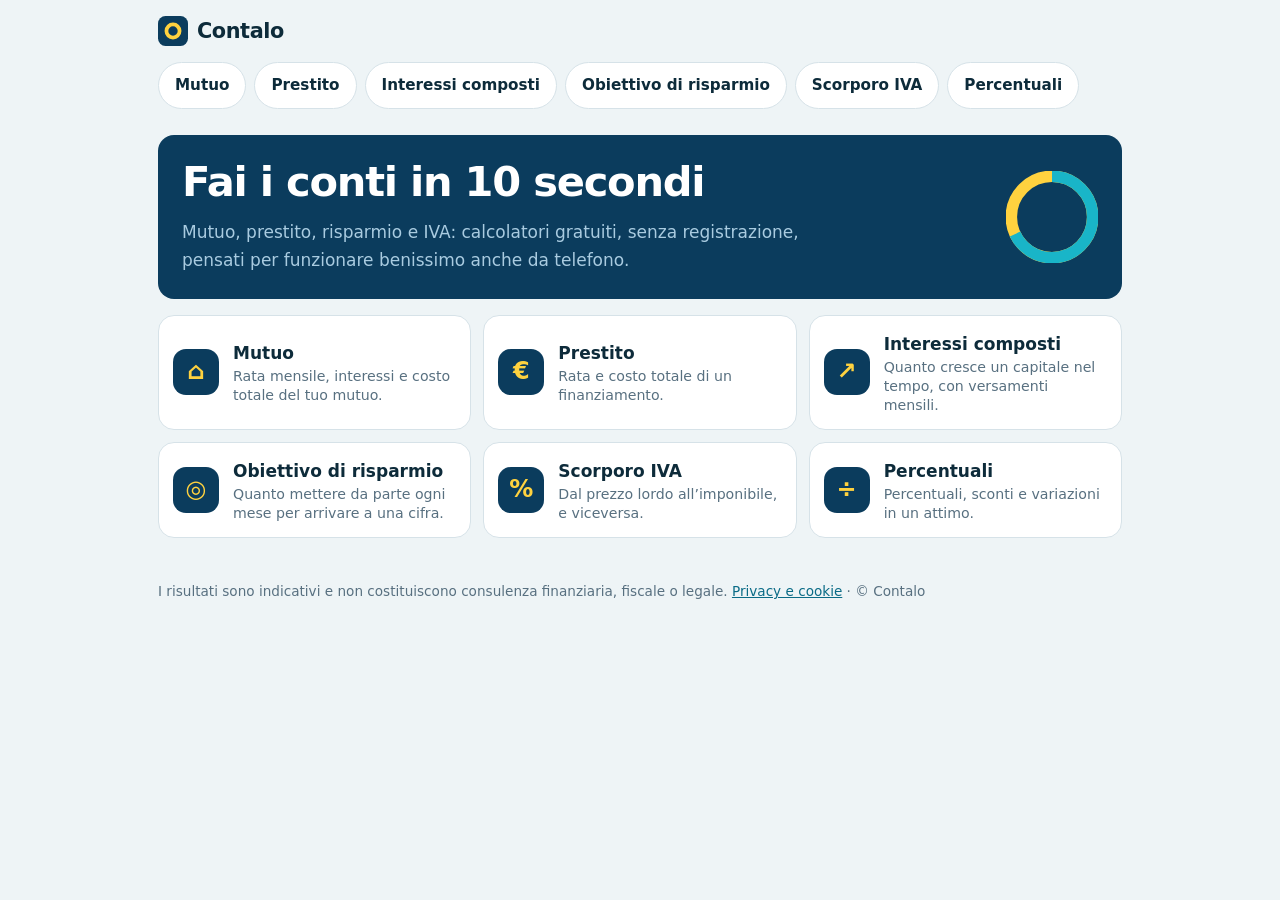
<file: index.html>
<!doctype html><html lang=it><head><meta charset=utf-8>
<meta name=viewport content="width=device-width,initial-scale=1,viewport-fit=cover">
<meta name=theme-color content="#eef4f6" media="(prefers-color-scheme:light)"><meta name=theme-color content="#09161d" media="(prefers-color-scheme:dark)">
<title>Contalo: calcolatori online gratuiti (mutuo, prestito, IVA)</title><meta name=description content="Calcolatori online gratuiti e senza registrazione: rata del mutuo, prestito personale, interessi composti, scorporo IVA e percentuali.">
<meta property=og:title content="Contalo: calcolatori online gratuiti (mutuo, prestito, IVA)"><meta property=og:description content="Calcolatori online gratuiti e senza registrazione: rata del mutuo, prestito personale, interessi composti, scorporo IVA e percentuali."><meta property=og:type content=website>
<link rel=icon href="data:image/svg+xml,%3Csvg xmlns='http://www.w3.org/2000/svg' viewBox='0 0 32 32'%3E%3Crect width='32' height='32' rx='8' fill='%230b3c5d'/%3E%3Ccircle cx='16' cy='16' r='7' fill='none' stroke='%23ffd23f' stroke-width='4'/%3E%3C/svg%3E"><link rel=stylesheet href=style.css>
<script src=config.js></script><script src=app.js defer></script></head>
<body>
<div class=top><a class=logo href=index.html><svg width=30 height=30 viewBox="0 0 32 32" aria-hidden=true><rect width=32 height=32 rx=8 fill=#0b3c5d /><circle cx=16 cy=16 r=7 fill=none stroke=#ffd23f stroke-width=4 /></svg>Contalo</a></div>
<nav class=chips aria-label="Calcolatori"><a href=calcolo-rata-mutuo.html>Mutuo</a><a href=calcolo-rata-prestito.html>Prestito</a><a href=calcolatore-interessi-composti.html>Interessi composti</a><a href=calcolo-risparmio-obiettivo.html>Obiettivo di risparmio</a><a href=scorporo-iva.html>Scorporo IVA</a><a href=calcolo-percentuale.html>Percentuali</a></nav>
<main><section class="hero home"><div><h1>Fai i conti in 10 secondi</h1><p class=lead>Mutuo, prestito, risparmio e IVA: calcolatori gratuiti, senza registrazione, pensati per funzionare benissimo anche da telefono.</p></div><svg viewBox="0 0 36 36" aria-hidden=true><circle cx=18 cy=18 r=15.915 fill=none stroke=#ffd23f stroke-width=4.5 /><circle cx=18 cy=18 r=15.915 fill=none stroke=#19b5c8 stroke-width=4.5 stroke-dasharray="68 32" transform="rotate(-90 18 18)"/></svg></section><div class=grid><a class=tile href=calcolo-rata-mutuo.html><span class=ic>⌂</span><span><b>Mutuo</b><small>Rata mensile, interessi e costo totale del tuo mutuo.</small></span></a><a class=tile href=calcolo-rata-prestito.html><span class=ic>€</span><span><b>Prestito</b><small>Rata e costo totale di un finanziamento.</small></span></a><a class=tile href=calcolatore-interessi-composti.html><span class=ic>↗</span><span><b>Interessi composti</b><small>Quanto cresce un capitale nel tempo, con versamenti mensili.</small></span></a><a class=tile href=calcolo-risparmio-obiettivo.html><span class=ic>◎</span><span><b>Obiettivo di risparmio</b><small>Quanto mettere da parte ogni mese per arrivare a una cifra.</small></span></a><a class=tile href=scorporo-iva.html><span class=ic>%</span><span><b>Scorporo IVA</b><small>Dal prezzo lordo all’imponibile, e viceversa.</small></span></a><a class=tile href=calcolo-percentuale.html><span class=ic>÷</span><span><b>Percentuali</b><small>Percentuali, sconti e variazioni in un attimo.</small></span></a></div><div class=ad data-s=mid></div></main>
<footer>I risultati sono indicativi e non costituiscono consulenza finanziaria, fiscale o legale. <a href=privacy.html>Privacy e cookie</a> · © Contalo</footer></body></html>
</file>
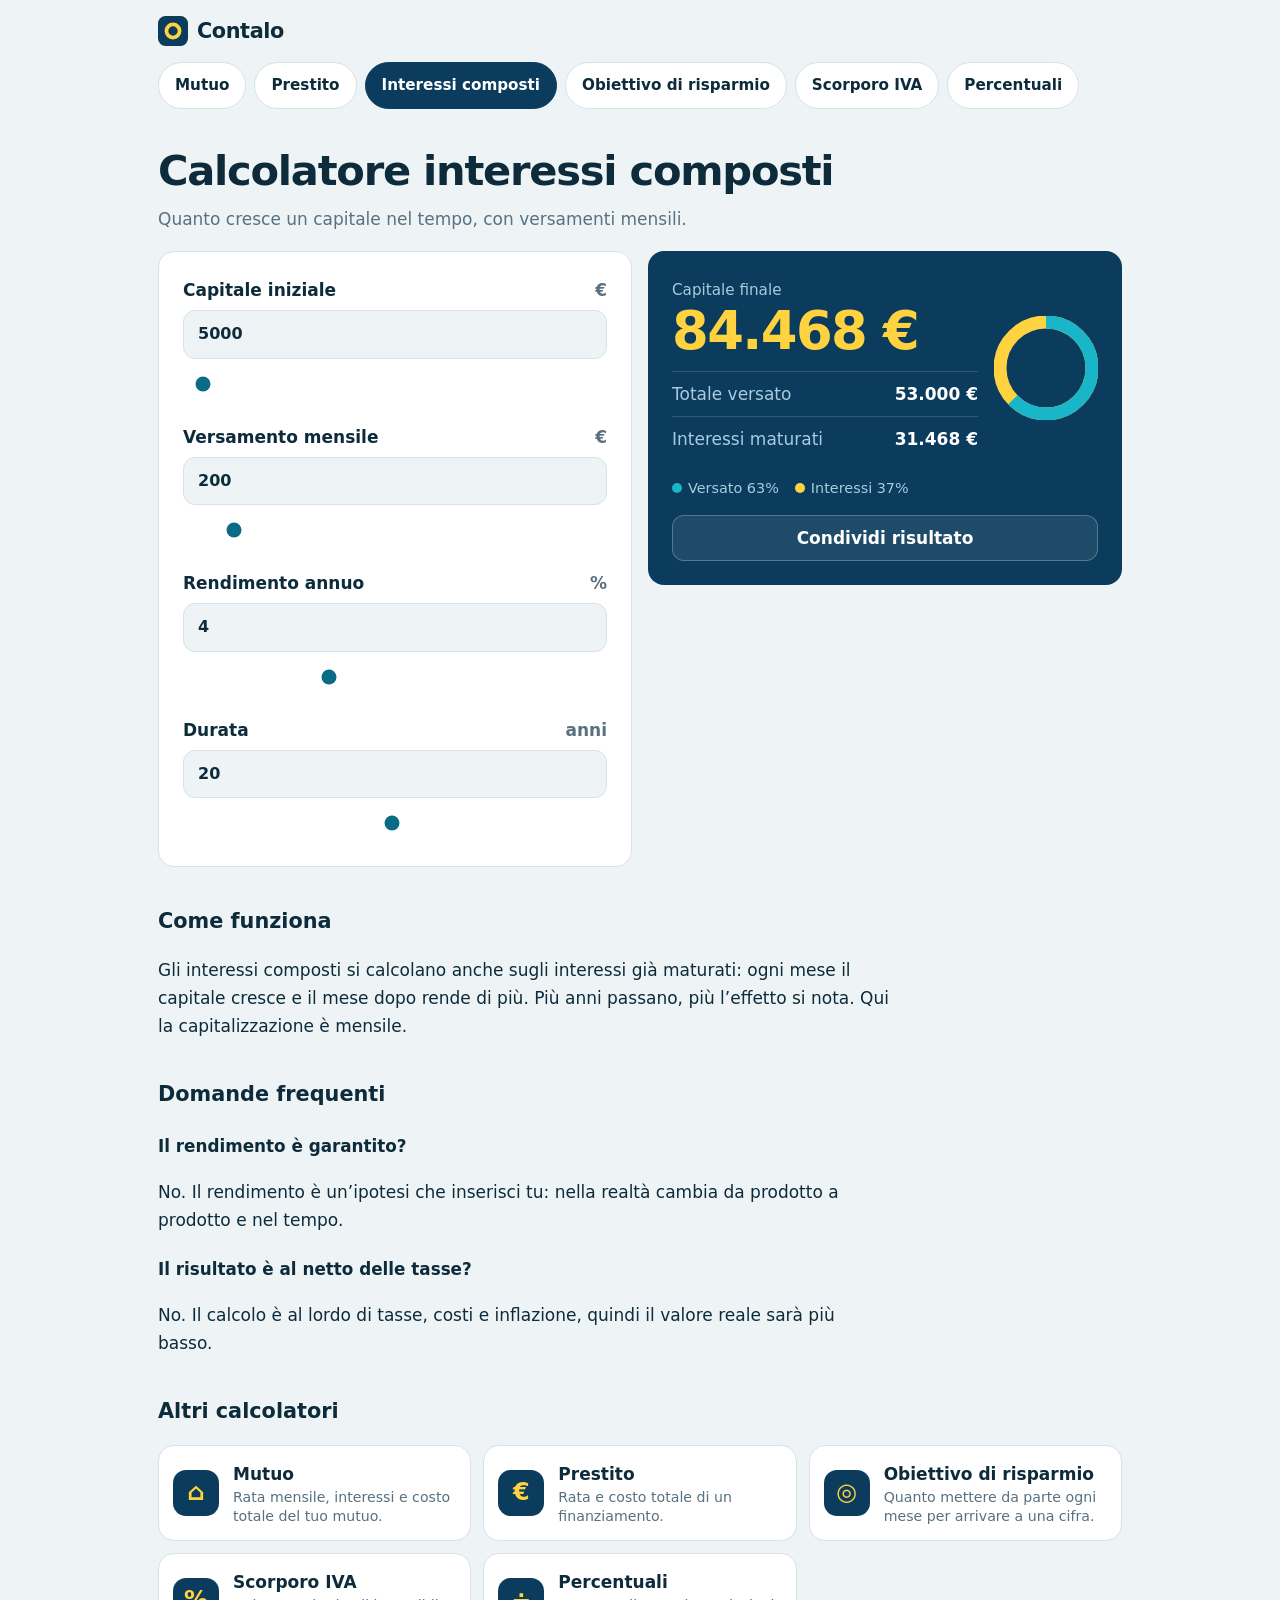
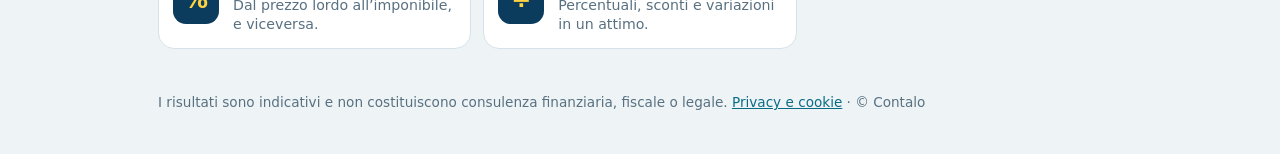
<file: calcolatore-interessi-composti.html>
<!doctype html><html lang=it><head><meta charset=utf-8>
<meta name=viewport content="width=device-width,initial-scale=1,viewport-fit=cover">
<meta name=theme-color content="#eef4f6" media="(prefers-color-scheme:light)"><meta name=theme-color content="#09161d" media="(prefers-color-scheme:dark)">
<title>Calcolatore interessi composti online gratis | Contalo</title><meta name=description content="Calcola quanto crescerà il tuo capitale con gli interessi composti e i versamenti mensili. Gratis e immediato.">
<meta property=og:title content="Calcolatore interessi composti online gratis | Contalo"><meta property=og:description content="Calcola quanto crescerà il tuo capitale con gli interessi composti e i versamenti mensili. Gratis e immediato."><meta property=og:type content=website>
<link rel=icon href="data:image/svg+xml,%3Csvg xmlns='http://www.w3.org/2000/svg' viewBox='0 0 32 32'%3E%3Crect width='32' height='32' rx='8' fill='%230b3c5d'/%3E%3Ccircle cx='16' cy='16' r='7' fill='none' stroke='%23ffd23f' stroke-width='4'/%3E%3C/svg%3E"><link rel=stylesheet href=style.css><script type="application/ld+json">{"@context": "https://schema.org", "@type": "FAQPage", "mainEntity": [{"@type": "Question", "name": "Il rendimento è garantito?", "acceptedAnswer": {"@type": "Answer", "text": "No. Il rendimento è un’ipotesi che inserisci tu: nella realtà cambia da prodotto a prodotto e nel tempo."}}, {"@type": "Question", "name": "Il risultato è al netto delle tasse?", "acceptedAnswer": {"@type": "Answer", "text": "No. Il calcolo è al lordo di tasse, costi e inflazione, quindi il valore reale sarà più basso."}}]}</script>
<script src=config.js></script><script src=app.js defer></script></head>
<body data-c=interessi>
<div class=top><a class=logo href=index.html><svg width=30 height=30 viewBox="0 0 32 32" aria-hidden=true><rect width=32 height=32 rx=8 fill=#0b3c5d /><circle cx=16 cy=16 r=7 fill=none stroke=#ffd23f stroke-width=4 /></svg>Contalo</a></div>
<nav class=chips aria-label="Calcolatori"><a href=calcolo-rata-mutuo.html>Mutuo</a><a href=calcolo-rata-prestito.html>Prestito</a><a href=calcolatore-interessi-composti.html aria-current=page>Interessi composti</a><a href=calcolo-risparmio-obiettivo.html>Obiettivo di risparmio</a><a href=scorporo-iva.html>Scorporo IVA</a><a href=calcolo-percentuale.html>Percentuali</a></nav>
<main><h1>Calcolatore interessi composti</h1><p class=lead>Quanto cresce un capitale nel tempo, con versamenti mensili.</p>
<div class=app><section class=hero aria-live=polite><div id=out></div><button type=button id=sh>Condividi risultato</button></section>
<form class=card onsubmit="return false"><div class=f><label for=c>Capitale iniziale<span>€</span></label><div class=in><input id=c type=number inputmode=decimal min=0 step=500 value=5000><input type=range aria-label="Capitale iniziale" data-for=c min=0 max=200000 step=500 value=5000></div></div><div class=f><label for=v>Versamento mensile<span>€</span></label><div class=in><input id=v type=number inputmode=decimal min=0 step=10 value=200><input type=range aria-label="Versamento mensile" data-for=v min=0 max=2000 step=10 value=200></div></div><div class=f><label for=t>Rendimento annuo<span>%</span></label><div class=in><input id=t type=number inputmode=decimal min=0 step=0.1 value=4><input type=range aria-label="Rendimento annuo" data-for=t min=0 max=12 step=0.1 value=4></div></div><div class=f><label for=y>Durata<span>anni</span></label><div class=in><input id=y type=number inputmode=decimal min=1 step=1 value=20><input type=range aria-label="Durata" data-for=y min=1 max=40 step=1 value=20></div></div></form></div>
<div class=aff data-s=interessi></div><div class=ad data-s=top></div>
<article><h2>Come funziona</h2><p>Gli interessi composti si calcolano anche sugli interessi già maturati: ogni mese il capitale cresce e il mese dopo rende di più. Più anni passano, più l’effetto si nota. Qui la capitalizzazione è mensile.</p><h2>Domande frequenti</h2><h3>Il rendimento è garantito?</h3><p>No. Il rendimento è un’ipotesi che inserisci tu: nella realtà cambia da prodotto a prodotto e nel tempo.</p><h3>Il risultato è al netto delle tasse?</h3><p>No. Il calcolo è al lordo di tasse, costi e inflazione, quindi il valore reale sarà più basso.</p></article>
<div class=ad data-s=mid></div>
<h2>Altri calcolatori</h2><div class=grid><a class=tile href=calcolo-rata-mutuo.html><span class=ic>⌂</span><span><b>Mutuo</b><small>Rata mensile, interessi e costo totale del tuo mutuo.</small></span></a><a class=tile href=calcolo-rata-prestito.html><span class=ic>€</span><span><b>Prestito</b><small>Rata e costo totale di un finanziamento.</small></span></a><a class=tile href=calcolo-risparmio-obiettivo.html><span class=ic>◎</span><span><b>Obiettivo di risparmio</b><small>Quanto mettere da parte ogni mese per arrivare a una cifra.</small></span></a><a class=tile href=scorporo-iva.html><span class=ic>%</span><span><b>Scorporo IVA</b><small>Dal prezzo lordo all’imponibile, e viceversa.</small></span></a><a class=tile href=calcolo-percentuale.html><span class=ic>÷</span><span><b>Percentuali</b><small>Percentuali, sconti e variazioni in un attimo.</small></span></a></div><div class=ad data-s=end></div></main>
<footer>I risultati sono indicativi e non costituiscono consulenza finanziaria, fiscale o legale. <a href=privacy.html>Privacy e cookie</a> · © Contalo</footer></body></html>
</file>
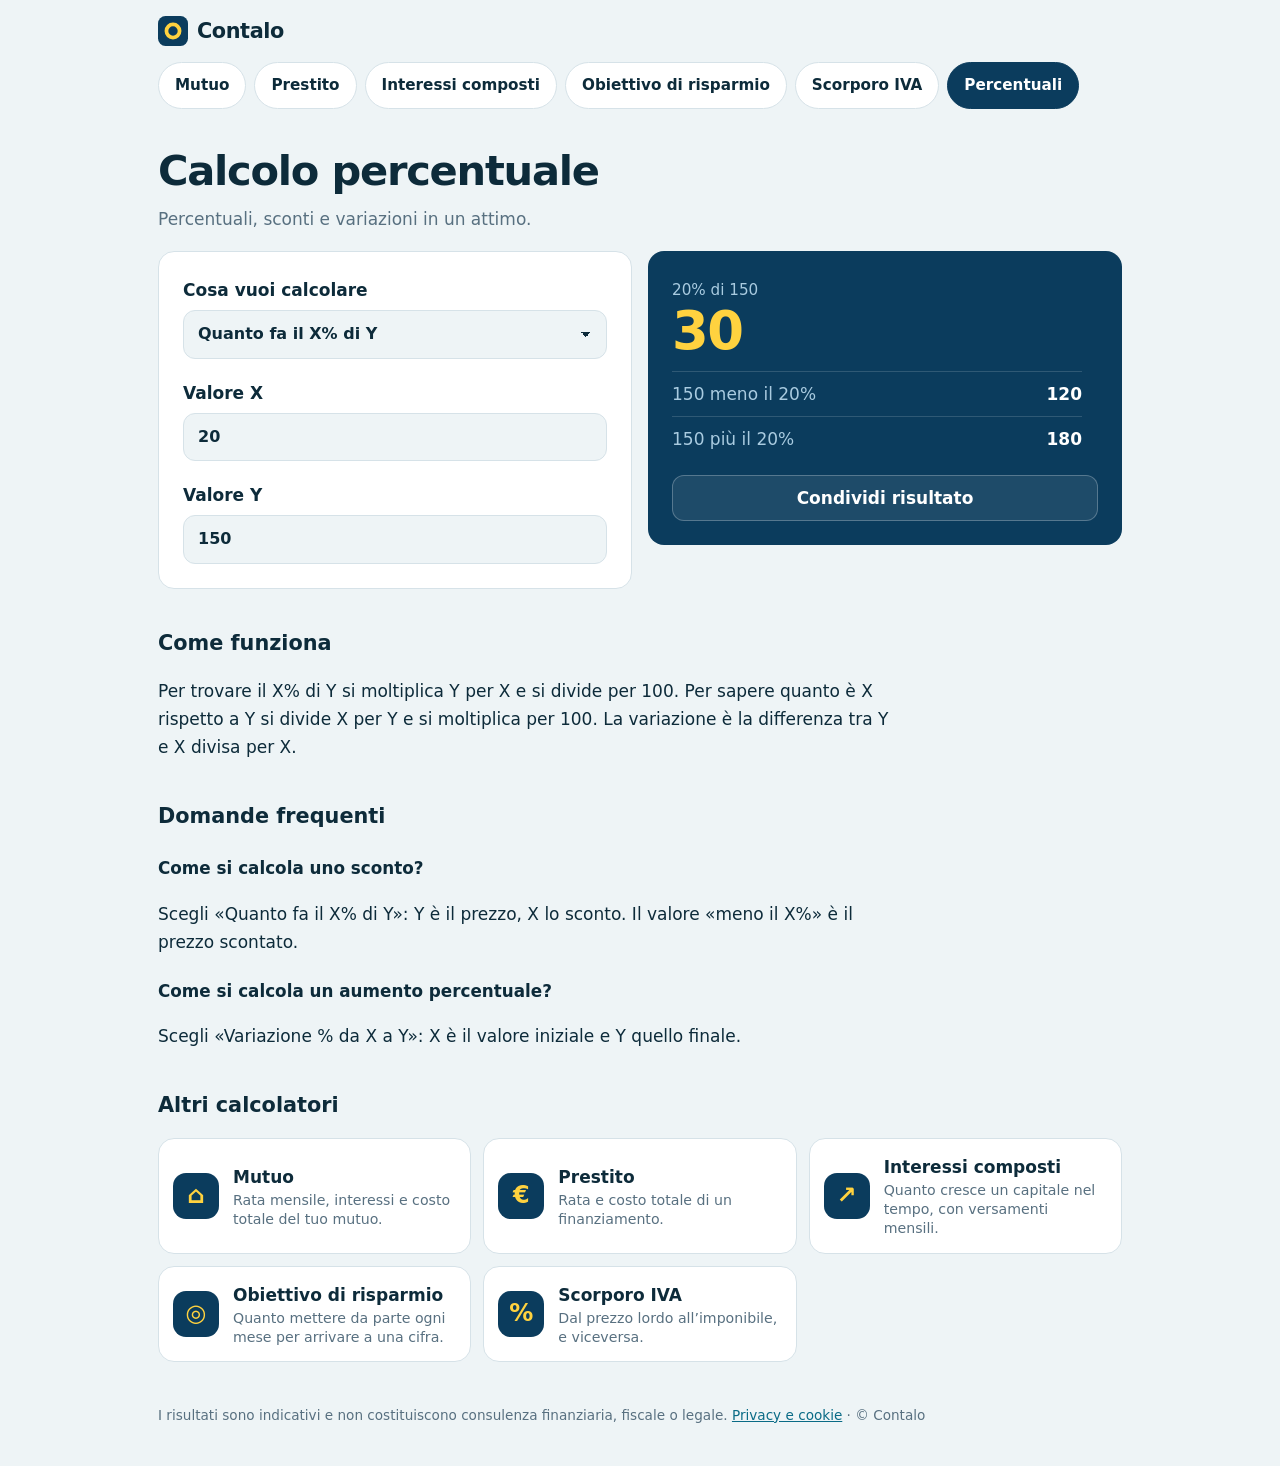
<file: calcolo-percentuale.html>
<!doctype html><html lang=it><head><meta charset=utf-8>
<meta name=viewport content="width=device-width,initial-scale=1,viewport-fit=cover">
<meta name=theme-color content="#eef4f6" media="(prefers-color-scheme:light)"><meta name=theme-color content="#09161d" media="(prefers-color-scheme:dark)">
<title>Calcolo percentuale online gratis | Contalo</title><meta name=description content="Calcola percentuali, sconti e variazioni percentuali online: quanto fa il X% di Y, X su Y, aumento o calo. Gratis.">
<meta property=og:title content="Calcolo percentuale online gratis | Contalo"><meta property=og:description content="Calcola percentuali, sconti e variazioni percentuali online: quanto fa il X% di Y, X su Y, aumento o calo. Gratis."><meta property=og:type content=website>
<link rel=icon href="data:image/svg+xml,%3Csvg xmlns='http://www.w3.org/2000/svg' viewBox='0 0 32 32'%3E%3Crect width='32' height='32' rx='8' fill='%230b3c5d'/%3E%3Ccircle cx='16' cy='16' r='7' fill='none' stroke='%23ffd23f' stroke-width='4'/%3E%3C/svg%3E"><link rel=stylesheet href=style.css><script type="application/ld+json">{"@context": "https://schema.org", "@type": "FAQPage", "mainEntity": [{"@type": "Question", "name": "Come si calcola uno sconto?", "acceptedAnswer": {"@type": "Answer", "text": "Scegli «Quanto fa il X% di Y»: Y è il prezzo, X lo sconto. Il valore «meno il X%» è il prezzo scontato."}}, {"@type": "Question", "name": "Come si calcola un aumento percentuale?", "acceptedAnswer": {"@type": "Answer", "text": "Scegli «Variazione % da X a Y»: X è il valore iniziale e Y quello finale."}}]}</script>
<script src=config.js></script><script src=app.js defer></script></head>
<body data-c=percentuale>
<div class=top><a class=logo href=index.html><svg width=30 height=30 viewBox="0 0 32 32" aria-hidden=true><rect width=32 height=32 rx=8 fill=#0b3c5d /><circle cx=16 cy=16 r=7 fill=none stroke=#ffd23f stroke-width=4 /></svg>Contalo</a></div>
<nav class=chips aria-label="Calcolatori"><a href=calcolo-rata-mutuo.html>Mutuo</a><a href=calcolo-rata-prestito.html>Prestito</a><a href=calcolatore-interessi-composti.html>Interessi composti</a><a href=calcolo-risparmio-obiettivo.html>Obiettivo di risparmio</a><a href=scorporo-iva.html>Scorporo IVA</a><a href=calcolo-percentuale.html aria-current=page>Percentuali</a></nav>
<main><h1>Calcolo percentuale</h1><p class=lead>Percentuali, sconti e variazioni in un attimo.</p>
<div class=app><section class=hero aria-live=polite><div id=out></div><button type=button id=sh>Condividi risultato</button></section>
<form class=card onsubmit="return false"><div class=f><label for=m>Cosa vuoi calcolare</label><select id=m><option value=a>Quanto fa il X% di Y</option><option value=b>X è quanto % di Y</option><option value=c>Variazione % da X a Y</option></select></div><div class=f><label for=x>Valore X<span></span></label><div class=in><input id=x type=number inputmode=decimal min=0 step=0.01 value=20></div></div><div class=f><label for=y>Valore Y<span></span></label><div class=in><input id=y type=number inputmode=decimal min=0 step=0.01 value=150></div></div></form></div>
<div class=aff data-s=percentuale></div><div class=ad data-s=top></div>
<article><h2>Come funziona</h2><p>Per trovare il X% di Y si moltiplica Y per X e si divide per 100. Per sapere quanto è X rispetto a Y si divide X per Y e si moltiplica per 100. La variazione è la differenza tra Y e X divisa per X.</p><h2>Domande frequenti</h2><h3>Come si calcola uno sconto?</h3><p>Scegli «Quanto fa il X% di Y»: Y è il prezzo, X lo sconto. Il valore «meno il X%» è il prezzo scontato.</p><h3>Come si calcola un aumento percentuale?</h3><p>Scegli «Variazione % da X a Y»: X è il valore iniziale e Y quello finale.</p></article>
<div class=ad data-s=mid></div>
<h2>Altri calcolatori</h2><div class=grid><a class=tile href=calcolo-rata-mutuo.html><span class=ic>⌂</span><span><b>Mutuo</b><small>Rata mensile, interessi e costo totale del tuo mutuo.</small></span></a><a class=tile href=calcolo-rata-prestito.html><span class=ic>€</span><span><b>Prestito</b><small>Rata e costo totale di un finanziamento.</small></span></a><a class=tile href=calcolatore-interessi-composti.html><span class=ic>↗</span><span><b>Interessi composti</b><small>Quanto cresce un capitale nel tempo, con versamenti mensili.</small></span></a><a class=tile href=calcolo-risparmio-obiettivo.html><span class=ic>◎</span><span><b>Obiettivo di risparmio</b><small>Quanto mettere da parte ogni mese per arrivare a una cifra.</small></span></a><a class=tile href=scorporo-iva.html><span class=ic>%</span><span><b>Scorporo IVA</b><small>Dal prezzo lordo all’imponibile, e viceversa.</small></span></a></div><div class=ad data-s=end></div></main>
<footer>I risultati sono indicativi e non costituiscono consulenza finanziaria, fiscale o legale. <a href=privacy.html>Privacy e cookie</a> · © Contalo</footer></body></html>
</file>
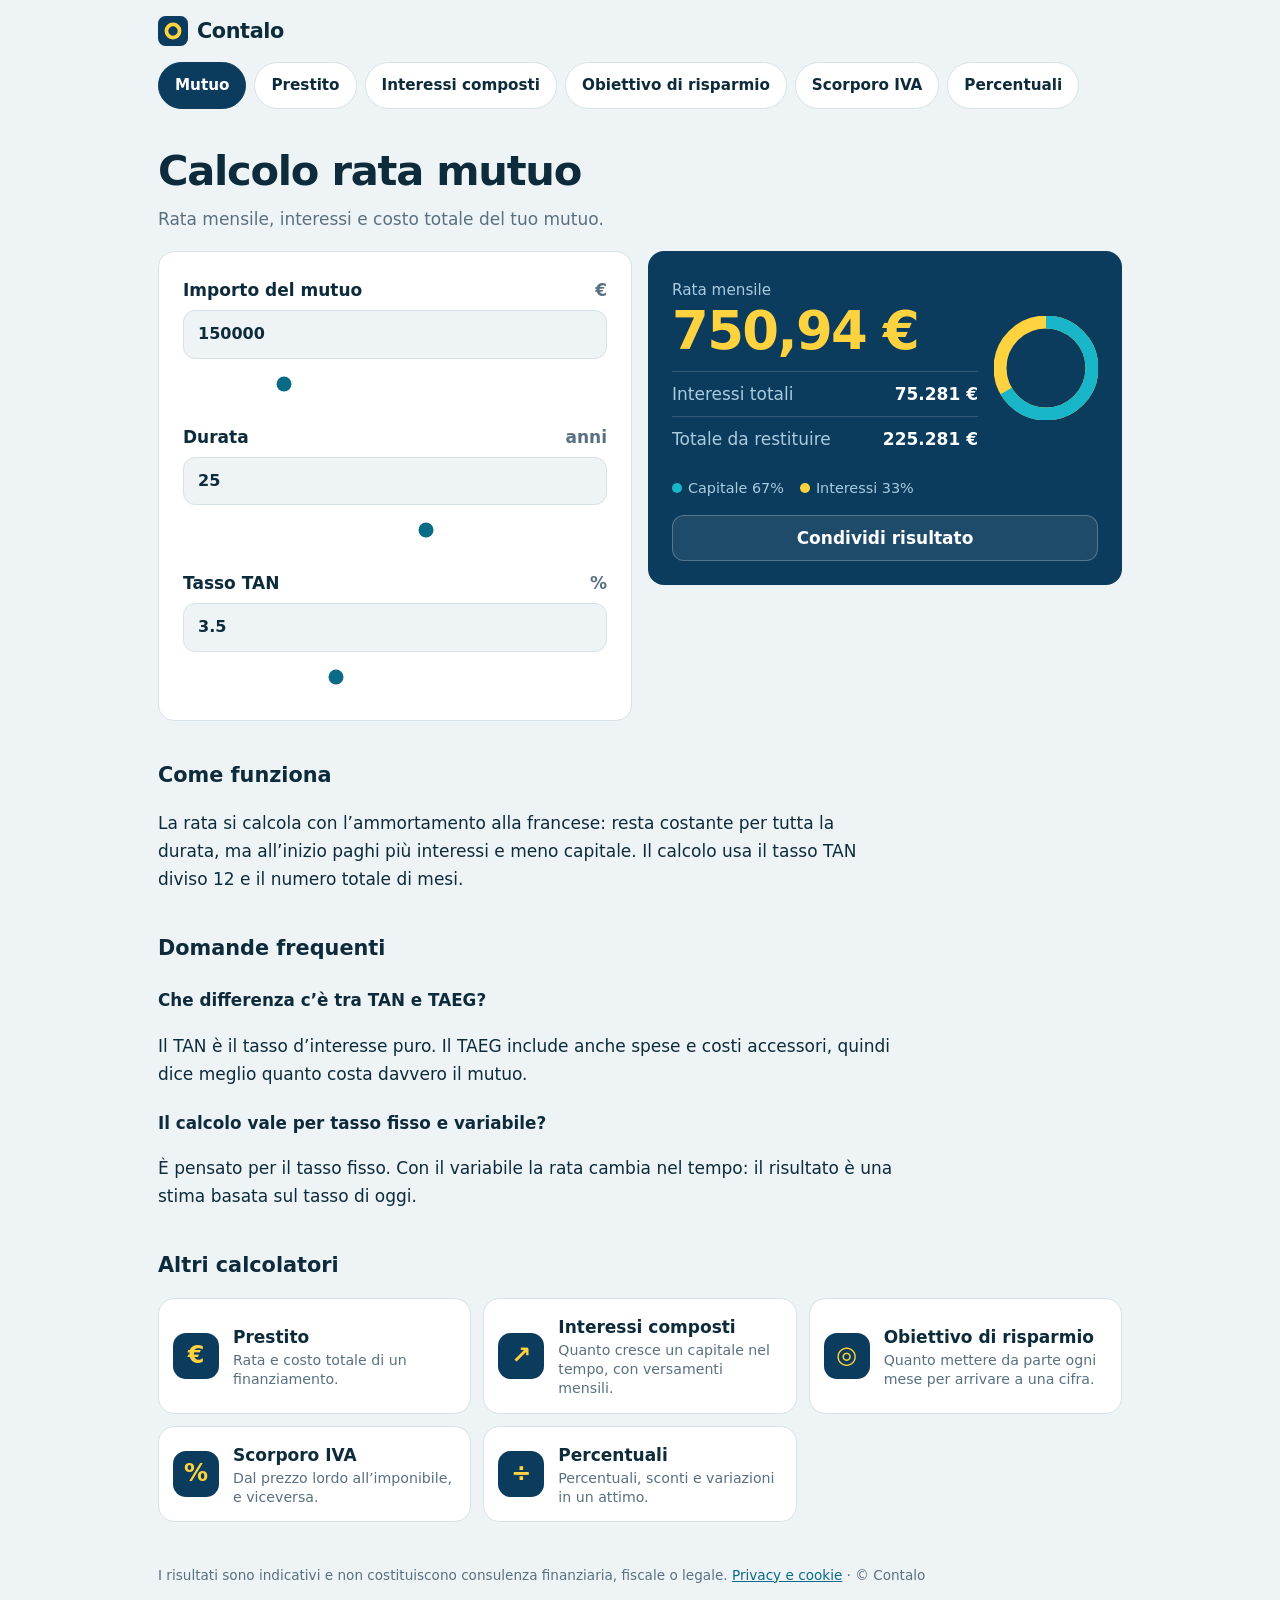
<file: calcolo-rata-mutuo.html>
<!doctype html><html lang=it><head><meta charset=utf-8>
<meta name=viewport content="width=device-width,initial-scale=1,viewport-fit=cover">
<meta name=theme-color content="#eef4f6" media="(prefers-color-scheme:light)"><meta name=theme-color content="#09161d" media="(prefers-color-scheme:dark)">
<title>Calcolo rata mutuo online gratis | Contalo</title><meta name=description content="Calcola la rata mensile del mutuo, gli interessi totali e quanto restituirai alla banca. Gratis, senza registrazione.">
<meta property=og:title content="Calcolo rata mutuo online gratis | Contalo"><meta property=og:description content="Calcola la rata mensile del mutuo, gli interessi totali e quanto restituirai alla banca. Gratis, senza registrazione."><meta property=og:type content=website>
<link rel=icon href="data:image/svg+xml,%3Csvg xmlns='http://www.w3.org/2000/svg' viewBox='0 0 32 32'%3E%3Crect width='32' height='32' rx='8' fill='%230b3c5d'/%3E%3Ccircle cx='16' cy='16' r='7' fill='none' stroke='%23ffd23f' stroke-width='4'/%3E%3C/svg%3E"><link rel=stylesheet href=style.css><script type="application/ld+json">{"@context": "https://schema.org", "@type": "FAQPage", "mainEntity": [{"@type": "Question", "name": "Che differenza c’è tra TAN e TAEG?", "acceptedAnswer": {"@type": "Answer", "text": "Il TAN è il tasso d’interesse puro. Il TAEG include anche spese e costi accessori, quindi dice meglio quanto costa davvero il mutuo."}}, {"@type": "Question", "name": "Il calcolo vale per tasso fisso e variabile?", "acceptedAnswer": {"@type": "Answer", "text": "È pensato per il tasso fisso. Con il variabile la rata cambia nel tempo: il risultato è una stima basata sul tasso di oggi."}}]}</script>
<script src=config.js></script><script src=app.js defer></script></head>
<body data-c=mutuo>
<div class=top><a class=logo href=index.html><svg width=30 height=30 viewBox="0 0 32 32" aria-hidden=true><rect width=32 height=32 rx=8 fill=#0b3c5d /><circle cx=16 cy=16 r=7 fill=none stroke=#ffd23f stroke-width=4 /></svg>Contalo</a></div>
<nav class=chips aria-label="Calcolatori"><a href=calcolo-rata-mutuo.html aria-current=page>Mutuo</a><a href=calcolo-rata-prestito.html>Prestito</a><a href=calcolatore-interessi-composti.html>Interessi composti</a><a href=calcolo-risparmio-obiettivo.html>Obiettivo di risparmio</a><a href=scorporo-iva.html>Scorporo IVA</a><a href=calcolo-percentuale.html>Percentuali</a></nav>
<main><h1>Calcolo rata mutuo</h1><p class=lead>Rata mensile, interessi e costo totale del tuo mutuo.</p>
<div class=app><section class=hero aria-live=polite><div id=out></div><button type=button id=sh>Condividi risultato</button></section>
<form class=card onsubmit="return false"><div class=f><label for=p>Importo del mutuo<span>€</span></label><div class=in><input id=p type=number inputmode=decimal min=20000 step=1000 value=150000><input type=range aria-label="Importo del mutuo" data-for=p min=20000 max=600000 step=1000 value=150000></div></div><div class=f><label for=y>Durata<span>anni</span></label><div class=in><input id=y type=number inputmode=decimal min=5 step=1 value=25><input type=range aria-label="Durata" data-for=y min=5 max=40 step=1 value=25></div></div><div class=f><label for=t>Tasso TAN<span>%</span></label><div class=in><input id=t type=number inputmode=decimal min=0 step=0.1 value=3.5><input type=range aria-label="Tasso TAN" data-for=t min=0 max=10 step=0.1 value=3.5></div></div></form></div>
<div class=aff data-s=mutuo></div><div class=ad data-s=top></div>
<article><h2>Come funziona</h2><p>La rata si calcola con l’ammortamento alla francese: resta costante per tutta la durata, ma all’inizio paghi più interessi e meno capitale. Il calcolo usa il tasso TAN diviso 12 e il numero totale di mesi.</p><h2>Domande frequenti</h2><h3>Che differenza c’è tra TAN e TAEG?</h3><p>Il TAN è il tasso d’interesse puro. Il TAEG include anche spese e costi accessori, quindi dice meglio quanto costa davvero il mutuo.</p><h3>Il calcolo vale per tasso fisso e variabile?</h3><p>È pensato per il tasso fisso. Con il variabile la rata cambia nel tempo: il risultato è una stima basata sul tasso di oggi.</p></article>
<div class=ad data-s=mid></div>
<h2>Altri calcolatori</h2><div class=grid><a class=tile href=calcolo-rata-prestito.html><span class=ic>€</span><span><b>Prestito</b><small>Rata e costo totale di un finanziamento.</small></span></a><a class=tile href=calcolatore-interessi-composti.html><span class=ic>↗</span><span><b>Interessi composti</b><small>Quanto cresce un capitale nel tempo, con versamenti mensili.</small></span></a><a class=tile href=calcolo-risparmio-obiettivo.html><span class=ic>◎</span><span><b>Obiettivo di risparmio</b><small>Quanto mettere da parte ogni mese per arrivare a una cifra.</small></span></a><a class=tile href=scorporo-iva.html><span class=ic>%</span><span><b>Scorporo IVA</b><small>Dal prezzo lordo all’imponibile, e viceversa.</small></span></a><a class=tile href=calcolo-percentuale.html><span class=ic>÷</span><span><b>Percentuali</b><small>Percentuali, sconti e variazioni in un attimo.</small></span></a></div><div class=ad data-s=end></div></main>
<footer>I risultati sono indicativi e non costituiscono consulenza finanziaria, fiscale o legale. <a href=privacy.html>Privacy e cookie</a> · © Contalo</footer></body></html>
</file>
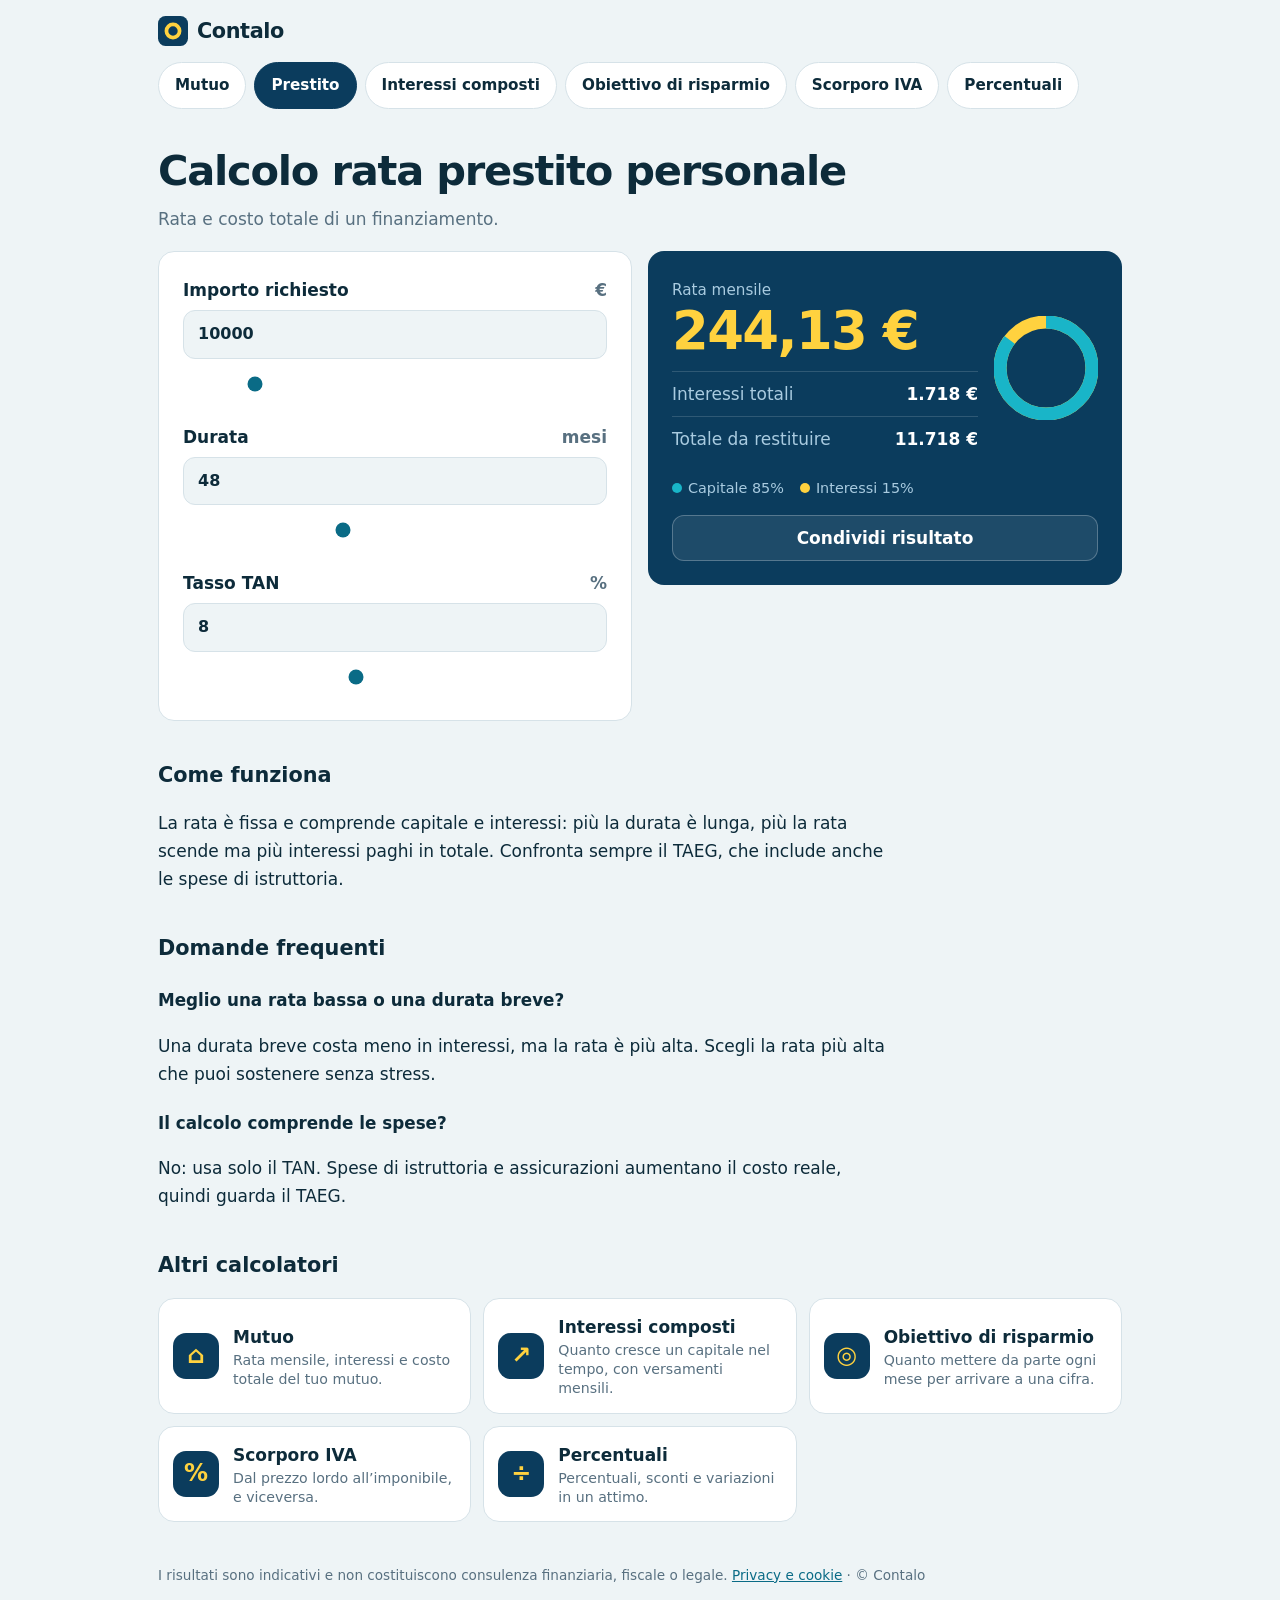
<file: calcolo-rata-prestito.html>
<!doctype html><html lang=it><head><meta charset=utf-8>
<meta name=viewport content="width=device-width,initial-scale=1,viewport-fit=cover">
<meta name=theme-color content="#eef4f6" media="(prefers-color-scheme:light)"><meta name=theme-color content="#09161d" media="(prefers-color-scheme:dark)">
<title>Calcolo rata prestito personale online gratis | Contalo</title><meta name=description content="Calcola la rata mensile del tuo prestito personale e il costo totale degli interessi. Gratis e immediato.">
<meta property=og:title content="Calcolo rata prestito personale online gratis | Contalo"><meta property=og:description content="Calcola la rata mensile del tuo prestito personale e il costo totale degli interessi. Gratis e immediato."><meta property=og:type content=website>
<link rel=icon href="data:image/svg+xml,%3Csvg xmlns='http://www.w3.org/2000/svg' viewBox='0 0 32 32'%3E%3Crect width='32' height='32' rx='8' fill='%230b3c5d'/%3E%3Ccircle cx='16' cy='16' r='7' fill='none' stroke='%23ffd23f' stroke-width='4'/%3E%3C/svg%3E"><link rel=stylesheet href=style.css><script type="application/ld+json">{"@context": "https://schema.org", "@type": "FAQPage", "mainEntity": [{"@type": "Question", "name": "Meglio una rata bassa o una durata breve?", "acceptedAnswer": {"@type": "Answer", "text": "Una durata breve costa meno in interessi, ma la rata è più alta. Scegli la rata più alta che puoi sostenere senza stress."}}, {"@type": "Question", "name": "Il calcolo comprende le spese?", "acceptedAnswer": {"@type": "Answer", "text": "No: usa solo il TAN. Spese di istruttoria e assicurazioni aumentano il costo reale, quindi guarda il TAEG."}}]}</script>
<script src=config.js></script><script src=app.js defer></script></head>
<body data-c=prestito>
<div class=top><a class=logo href=index.html><svg width=30 height=30 viewBox="0 0 32 32" aria-hidden=true><rect width=32 height=32 rx=8 fill=#0b3c5d /><circle cx=16 cy=16 r=7 fill=none stroke=#ffd23f stroke-width=4 /></svg>Contalo</a></div>
<nav class=chips aria-label="Calcolatori"><a href=calcolo-rata-mutuo.html>Mutuo</a><a href=calcolo-rata-prestito.html aria-current=page>Prestito</a><a href=calcolatore-interessi-composti.html>Interessi composti</a><a href=calcolo-risparmio-obiettivo.html>Obiettivo di risparmio</a><a href=scorporo-iva.html>Scorporo IVA</a><a href=calcolo-percentuale.html>Percentuali</a></nav>
<main><h1>Calcolo rata prestito personale</h1><p class=lead>Rata e costo totale di un finanziamento.</p>
<div class=app><section class=hero aria-live=polite><div id=out></div><button type=button id=sh>Condividi risultato</button></section>
<form class=card onsubmit="return false"><div class=f><label for=p>Importo richiesto<span>€</span></label><div class=in><input id=p type=number inputmode=decimal min=1000 step=500 value=10000><input type=range aria-label="Importo richiesto" data-for=p min=1000 max=60000 step=500 value=10000></div></div><div class=f><label for=n>Durata<span>mesi</span></label><div class=in><input id=n type=number inputmode=decimal min=6 step=6 value=48><input type=range aria-label="Durata" data-for=n min=6 max=120 step=6 value=48></div></div><div class=f><label for=t>Tasso TAN<span>%</span></label><div class=in><input id=t type=number inputmode=decimal min=0 step=0.1 value=8><input type=range aria-label="Tasso TAN" data-for=t min=0 max=20 step=0.1 value=8></div></div></form></div>
<div class=aff data-s=prestito></div><div class=ad data-s=top></div>
<article><h2>Come funziona</h2><p>La rata è fissa e comprende capitale e interessi: più la durata è lunga, più la rata scende ma più interessi paghi in totale. Confronta sempre il TAEG, che include anche le spese di istruttoria.</p><h2>Domande frequenti</h2><h3>Meglio una rata bassa o una durata breve?</h3><p>Una durata breve costa meno in interessi, ma la rata è più alta. Scegli la rata più alta che puoi sostenere senza stress.</p><h3>Il calcolo comprende le spese?</h3><p>No: usa solo il TAN. Spese di istruttoria e assicurazioni aumentano il costo reale, quindi guarda il TAEG.</p></article>
<div class=ad data-s=mid></div>
<h2>Altri calcolatori</h2><div class=grid><a class=tile href=calcolo-rata-mutuo.html><span class=ic>⌂</span><span><b>Mutuo</b><small>Rata mensile, interessi e costo totale del tuo mutuo.</small></span></a><a class=tile href=calcolatore-interessi-composti.html><span class=ic>↗</span><span><b>Interessi composti</b><small>Quanto cresce un capitale nel tempo, con versamenti mensili.</small></span></a><a class=tile href=calcolo-risparmio-obiettivo.html><span class=ic>◎</span><span><b>Obiettivo di risparmio</b><small>Quanto mettere da parte ogni mese per arrivare a una cifra.</small></span></a><a class=tile href=scorporo-iva.html><span class=ic>%</span><span><b>Scorporo IVA</b><small>Dal prezzo lordo all’imponibile, e viceversa.</small></span></a><a class=tile href=calcolo-percentuale.html><span class=ic>÷</span><span><b>Percentuali</b><small>Percentuali, sconti e variazioni in un attimo.</small></span></a></div><div class=ad data-s=end></div></main>
<footer>I risultati sono indicativi e non costituiscono consulenza finanziaria, fiscale o legale. <a href=privacy.html>Privacy e cookie</a> · © Contalo</footer></body></html>
</file>
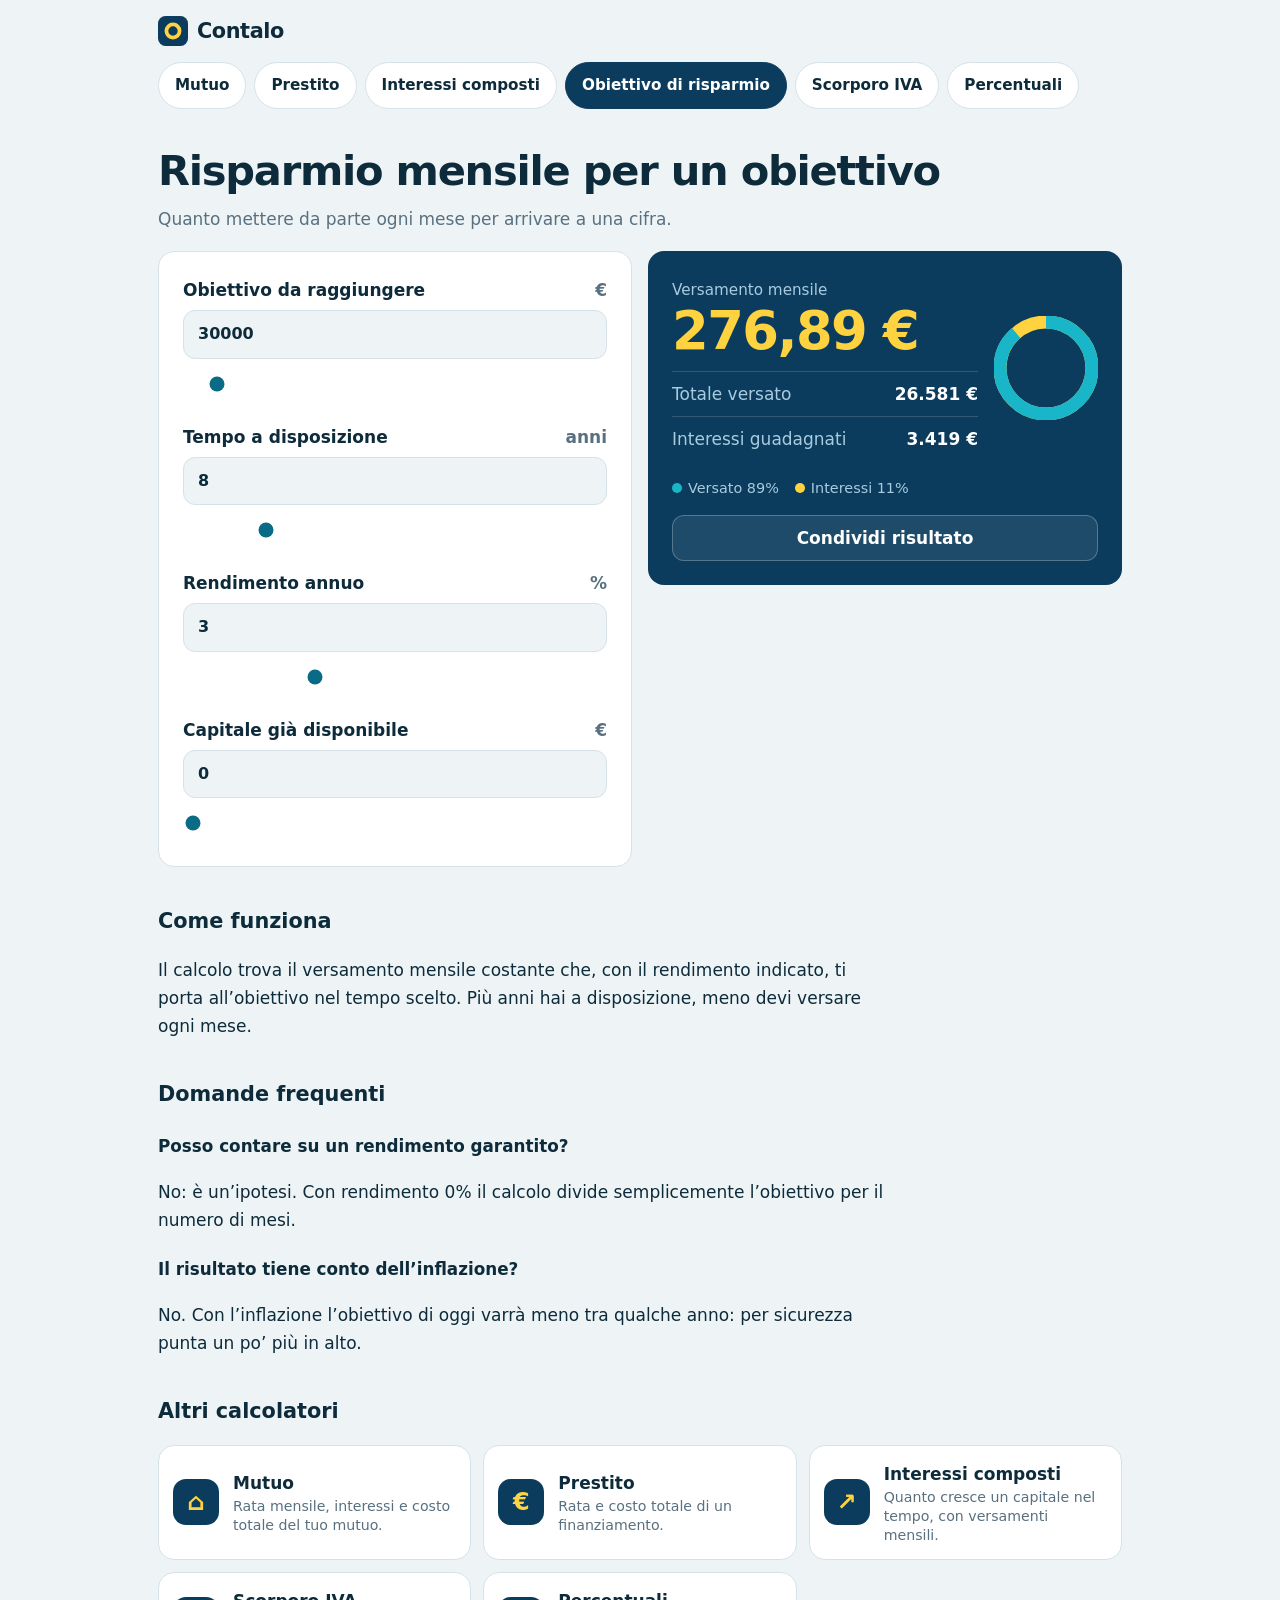
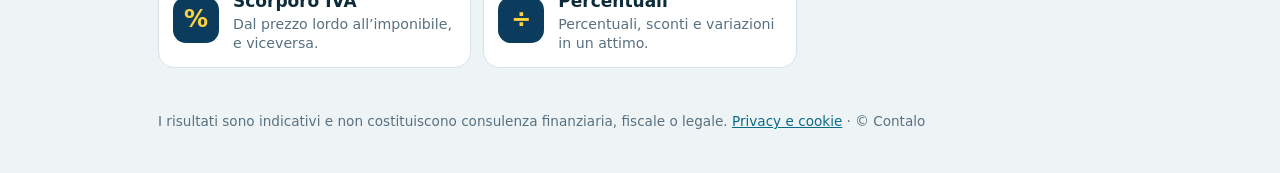
<file: calcolo-risparmio-obiettivo.html>
<!doctype html><html lang=it><head><meta charset=utf-8>
<meta name=viewport content="width=device-width,initial-scale=1,viewport-fit=cover">
<meta name=theme-color content="#eef4f6" media="(prefers-color-scheme:light)"><meta name=theme-color content="#09161d" media="(prefers-color-scheme:dark)">
<title>Risparmio mensile per un obiettivo online gratis | Contalo</title><meta name=description content="Scopri quanto risparmiare ogni mese per raggiungere il tuo obiettivo in un certo numero di anni. Gratis e immediato.">
<meta property=og:title content="Risparmio mensile per un obiettivo online gratis | Contalo"><meta property=og:description content="Scopri quanto risparmiare ogni mese per raggiungere il tuo obiettivo in un certo numero di anni. Gratis e immediato."><meta property=og:type content=website>
<link rel=icon href="data:image/svg+xml,%3Csvg xmlns='http://www.w3.org/2000/svg' viewBox='0 0 32 32'%3E%3Crect width='32' height='32' rx='8' fill='%230b3c5d'/%3E%3Ccircle cx='16' cy='16' r='7' fill='none' stroke='%23ffd23f' stroke-width='4'/%3E%3C/svg%3E"><link rel=stylesheet href=style.css><script type="application/ld+json">{"@context": "https://schema.org", "@type": "FAQPage", "mainEntity": [{"@type": "Question", "name": "Posso contare su un rendimento garantito?", "acceptedAnswer": {"@type": "Answer", "text": "No: è un’ipotesi. Con rendimento 0% il calcolo divide semplicemente l’obiettivo per il numero di mesi."}}, {"@type": "Question", "name": "Il risultato tiene conto dell’inflazione?", "acceptedAnswer": {"@type": "Answer", "text": "No. Con l’inflazione l’obiettivo di oggi varrà meno tra qualche anno: per sicurezza punta un po’ più in alto."}}]}</script>
<script src=config.js></script><script src=app.js defer></script></head>
<body data-c=obiettivo>
<div class=top><a class=logo href=index.html><svg width=30 height=30 viewBox="0 0 32 32" aria-hidden=true><rect width=32 height=32 rx=8 fill=#0b3c5d /><circle cx=16 cy=16 r=7 fill=none stroke=#ffd23f stroke-width=4 /></svg>Contalo</a></div>
<nav class=chips aria-label="Calcolatori"><a href=calcolo-rata-mutuo.html>Mutuo</a><a href=calcolo-rata-prestito.html>Prestito</a><a href=calcolatore-interessi-composti.html>Interessi composti</a><a href=calcolo-risparmio-obiettivo.html aria-current=page>Obiettivo di risparmio</a><a href=scorporo-iva.html>Scorporo IVA</a><a href=calcolo-percentuale.html>Percentuali</a></nav>
<main><h1>Risparmio mensile per un obiettivo</h1><p class=lead>Quanto mettere da parte ogni mese per arrivare a una cifra.</p>
<div class=app><section class=hero aria-live=polite><div id=out></div><button type=button id=sh>Condividi risultato</button></section>
<form class=card onsubmit="return false"><div class=f><label for=g>Obiettivo da raggiungere<span>€</span></label><div class=in><input id=g type=number inputmode=decimal min=1000 step=1000 value=30000><input type=range aria-label="Obiettivo da raggiungere" data-for=g min=1000 max=500000 step=1000 value=30000></div></div><div class=f><label for=y>Tempo a disposizione<span>anni</span></label><div class=in><input id=y type=number inputmode=decimal min=1 step=1 value=8><input type=range aria-label="Tempo a disposizione" data-for=y min=1 max=40 step=1 value=8></div></div><div class=f><label for=t>Rendimento annuo<span>%</span></label><div class=in><input id=t type=number inputmode=decimal min=0 step=0.1 value=3><input type=range aria-label="Rendimento annuo" data-for=t min=0 max=10 step=0.1 value=3></div></div><div class=f><label for=c>Capitale già disponibile<span>€</span></label><div class=in><input id=c type=number inputmode=decimal min=0 step=500 value=0><input type=range aria-label="Capitale già disponibile" data-for=c min=0 max=200000 step=500 value=0></div></div></form></div>
<div class=aff data-s=obiettivo></div><div class=ad data-s=top></div>
<article><h2>Come funziona</h2><p>Il calcolo trova il versamento mensile costante che, con il rendimento indicato, ti porta all’obiettivo nel tempo scelto. Più anni hai a disposizione, meno devi versare ogni mese.</p><h2>Domande frequenti</h2><h3>Posso contare su un rendimento garantito?</h3><p>No: è un’ipotesi. Con rendimento 0% il calcolo divide semplicemente l’obiettivo per il numero di mesi.</p><h3>Il risultato tiene conto dell’inflazione?</h3><p>No. Con l’inflazione l’obiettivo di oggi varrà meno tra qualche anno: per sicurezza punta un po’ più in alto.</p></article>
<div class=ad data-s=mid></div>
<h2>Altri calcolatori</h2><div class=grid><a class=tile href=calcolo-rata-mutuo.html><span class=ic>⌂</span><span><b>Mutuo</b><small>Rata mensile, interessi e costo totale del tuo mutuo.</small></span></a><a class=tile href=calcolo-rata-prestito.html><span class=ic>€</span><span><b>Prestito</b><small>Rata e costo totale di un finanziamento.</small></span></a><a class=tile href=calcolatore-interessi-composti.html><span class=ic>↗</span><span><b>Interessi composti</b><small>Quanto cresce un capitale nel tempo, con versamenti mensili.</small></span></a><a class=tile href=scorporo-iva.html><span class=ic>%</span><span><b>Scorporo IVA</b><small>Dal prezzo lordo all’imponibile, e viceversa.</small></span></a><a class=tile href=calcolo-percentuale.html><span class=ic>÷</span><span><b>Percentuali</b><small>Percentuali, sconti e variazioni in un attimo.</small></span></a></div><div class=ad data-s=end></div></main>
<footer>I risultati sono indicativi e non costituiscono consulenza finanziaria, fiscale o legale. <a href=privacy.html>Privacy e cookie</a> · © Contalo</footer></body></html>
</file>
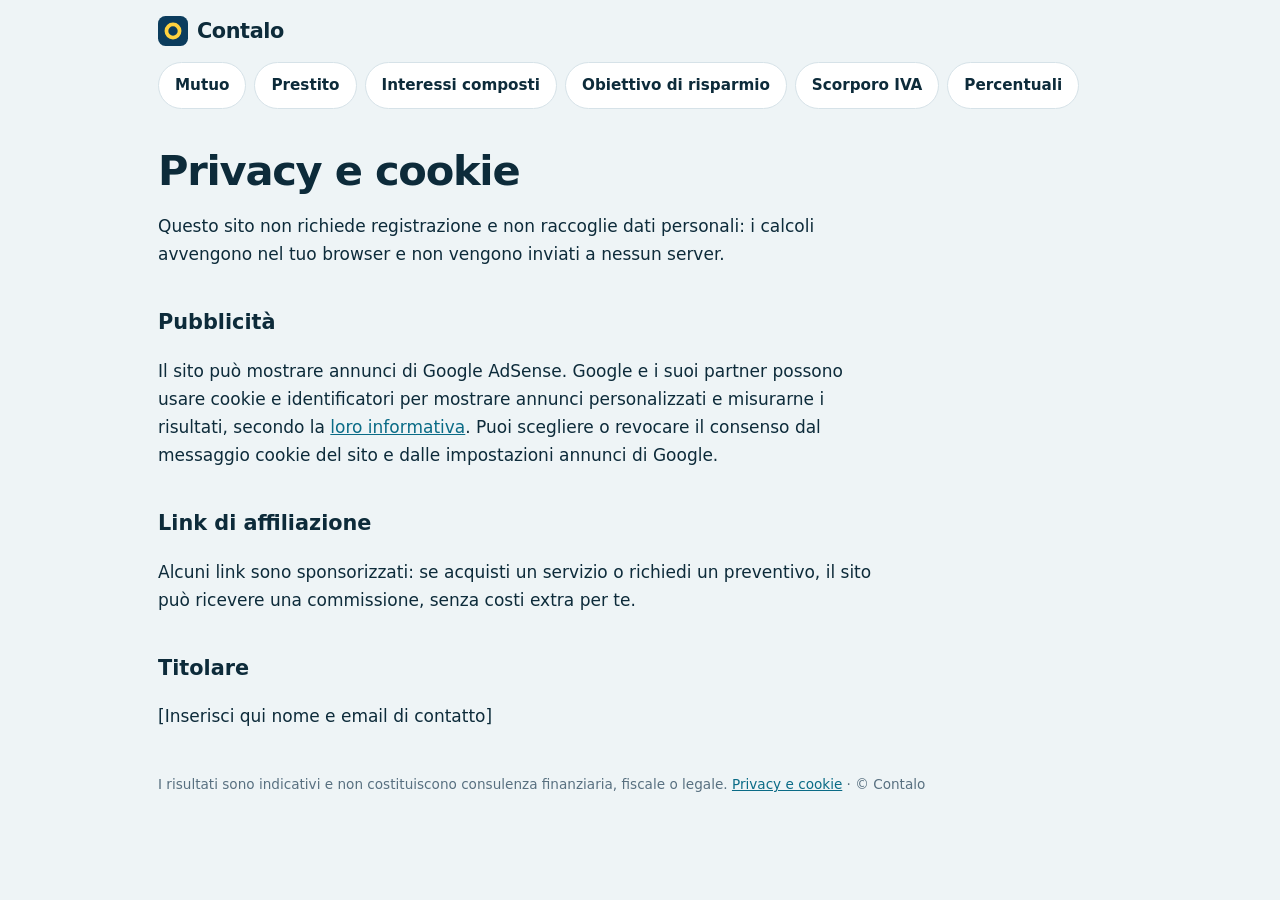
<file: privacy.html>
<!doctype html><html lang=it><head><meta charset=utf-8>
<meta name=viewport content="width=device-width,initial-scale=1,viewport-fit=cover">
<meta name=theme-color content="#eef4f6" media="(prefers-color-scheme:light)"><meta name=theme-color content="#09161d" media="(prefers-color-scheme:dark)">
<title>Privacy e cookie | Contalo</title><meta name=description content="Informativa su privacy, cookie, pubblicità e link di affiliazione.">
<meta property=og:title content="Privacy e cookie | Contalo"><meta property=og:description content="Informativa su privacy, cookie, pubblicità e link di affiliazione."><meta property=og:type content=website>
<link rel=icon href="data:image/svg+xml,%3Csvg xmlns='http://www.w3.org/2000/svg' viewBox='0 0 32 32'%3E%3Crect width='32' height='32' rx='8' fill='%230b3c5d'/%3E%3Ccircle cx='16' cy='16' r='7' fill='none' stroke='%23ffd23f' stroke-width='4'/%3E%3C/svg%3E"><link rel=stylesheet href=style.css>
<script src=config.js></script><script src=app.js defer></script></head>
<body>
<div class=top><a class=logo href=index.html><svg width=30 height=30 viewBox="0 0 32 32" aria-hidden=true><rect width=32 height=32 rx=8 fill=#0b3c5d /><circle cx=16 cy=16 r=7 fill=none stroke=#ffd23f stroke-width=4 /></svg>Contalo</a></div>
<nav class=chips aria-label="Calcolatori"><a href=calcolo-rata-mutuo.html>Mutuo</a><a href=calcolo-rata-prestito.html>Prestito</a><a href=calcolatore-interessi-composti.html>Interessi composti</a><a href=calcolo-risparmio-obiettivo.html>Obiettivo di risparmio</a><a href=scorporo-iva.html>Scorporo IVA</a><a href=calcolo-percentuale.html>Percentuali</a></nav>
<main><h1>Privacy e cookie</h1><article><p>Questo sito non richiede registrazione e non raccoglie dati personali: i calcoli avvengono nel tuo browser e non vengono inviati a nessun server.</p><h2>Pubblicità</h2><p>Il sito può mostrare annunci di Google AdSense. Google e i suoi partner possono usare cookie e identificatori per mostrare annunci personalizzati e misurarne i risultati, secondo la <a href="https://policies.google.com/technologies/ads">loro informativa</a>. Puoi scegliere o revocare il consenso dal messaggio cookie del sito e dalle impostazioni annunci di Google.</p><h2>Link di affiliazione</h2><p>Alcuni link sono sponsorizzati: se acquisti un servizio o richiedi un preventivo, il sito può ricevere una commissione, senza costi extra per te.</p><h2>Titolare</h2><p>[Inserisci qui nome e email di contatto]</p></article></main>
<footer>I risultati sono indicativi e non costituiscono consulenza finanziaria, fiscale o legale. <a href=privacy.html>Privacy e cookie</a> · © Contalo</footer></body></html>
</file>
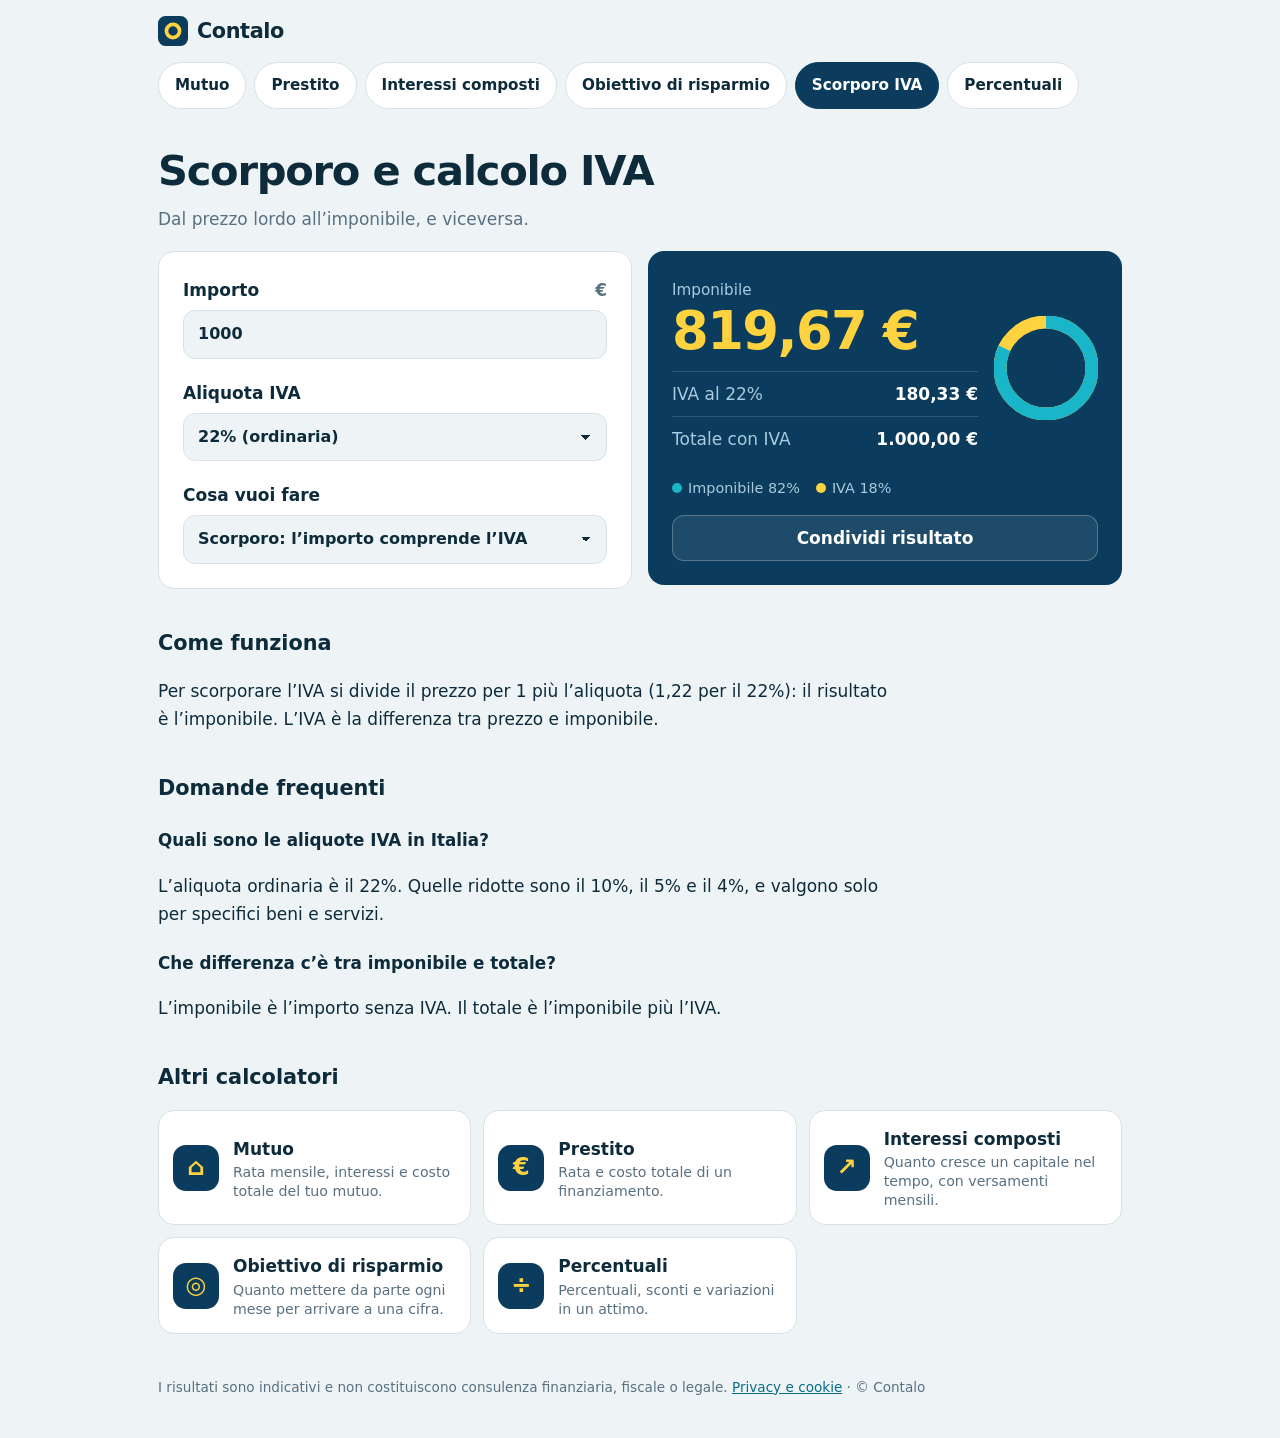
<file: scorporo-iva.html>
<!doctype html><html lang=it><head><meta charset=utf-8>
<meta name=viewport content="width=device-width,initial-scale=1,viewport-fit=cover">
<meta name=theme-color content="#eef4f6" media="(prefers-color-scheme:light)"><meta name=theme-color content="#09161d" media="(prefers-color-scheme:dark)">
<title>Scorporo e calcolo IVA online gratis | Contalo</title><meta name=description content="Scorpora l’IVA da un importo o aggiungila al netto. Aliquote italiane 22%, 10%, 5% e 4%. Gratis e immediato.">
<meta property=og:title content="Scorporo e calcolo IVA online gratis | Contalo"><meta property=og:description content="Scorpora l’IVA da un importo o aggiungila al netto. Aliquote italiane 22%, 10%, 5% e 4%. Gratis e immediato."><meta property=og:type content=website>
<link rel=icon href="data:image/svg+xml,%3Csvg xmlns='http://www.w3.org/2000/svg' viewBox='0 0 32 32'%3E%3Crect width='32' height='32' rx='8' fill='%230b3c5d'/%3E%3Ccircle cx='16' cy='16' r='7' fill='none' stroke='%23ffd23f' stroke-width='4'/%3E%3C/svg%3E"><link rel=stylesheet href=style.css><script type="application/ld+json">{"@context": "https://schema.org", "@type": "FAQPage", "mainEntity": [{"@type": "Question", "name": "Quali sono le aliquote IVA in Italia?", "acceptedAnswer": {"@type": "Answer", "text": "L’aliquota ordinaria è il 22%. Quelle ridotte sono il 10%, il 5% e il 4%, e valgono solo per specifici beni e servizi."}}, {"@type": "Question", "name": "Che differenza c’è tra imponibile e totale?", "acceptedAnswer": {"@type": "Answer", "text": "L’imponibile è l’importo senza IVA. Il totale è l’imponibile più l’IVA."}}]}</script>
<script src=config.js></script><script src=app.js defer></script></head>
<body data-c=iva>
<div class=top><a class=logo href=index.html><svg width=30 height=30 viewBox="0 0 32 32" aria-hidden=true><rect width=32 height=32 rx=8 fill=#0b3c5d /><circle cx=16 cy=16 r=7 fill=none stroke=#ffd23f stroke-width=4 /></svg>Contalo</a></div>
<nav class=chips aria-label="Calcolatori"><a href=calcolo-rata-mutuo.html>Mutuo</a><a href=calcolo-rata-prestito.html>Prestito</a><a href=calcolatore-interessi-composti.html>Interessi composti</a><a href=calcolo-risparmio-obiettivo.html>Obiettivo di risparmio</a><a href=scorporo-iva.html aria-current=page>Scorporo IVA</a><a href=calcolo-percentuale.html>Percentuali</a></nav>
<main><h1>Scorporo e calcolo IVA</h1><p class=lead>Dal prezzo lordo all’imponibile, e viceversa.</p>
<div class=app><section class=hero aria-live=polite><div id=out></div><button type=button id=sh>Condividi risultato</button></section>
<form class=card onsubmit="return false"><div class=f><label for=a>Importo<span>€</span></label><div class=in><input id=a type=number inputmode=decimal min=0 step=10 value=1000></div></div><div class=f><label for=al>Aliquota IVA</label><select id=al><option value=22>22% (ordinaria)</option><option value=10>10%</option><option value=5>5%</option><option value=4>4%</option></select></div><div class=f><label for=m>Cosa vuoi fare</label><select id=m><option value=s>Scorporo: l’importo comprende l’IVA</option><option value=a>Aggiungi IVA: l’importo è al netto</option></select></div></form></div>
<div class=aff data-s=iva></div><div class=ad data-s=top></div>
<article><h2>Come funziona</h2><p>Per scorporare l’IVA si divide il prezzo per 1 più l’aliquota (1,22 per il 22%): il risultato è l’imponibile. L’IVA è la differenza tra prezzo e imponibile.</p><h2>Domande frequenti</h2><h3>Quali sono le aliquote IVA in Italia?</h3><p>L’aliquota ordinaria è il 22%. Quelle ridotte sono il 10%, il 5% e il 4%, e valgono solo per specifici beni e servizi.</p><h3>Che differenza c’è tra imponibile e totale?</h3><p>L’imponibile è l’importo senza IVA. Il totale è l’imponibile più l’IVA.</p></article>
<div class=ad data-s=mid></div>
<h2>Altri calcolatori</h2><div class=grid><a class=tile href=calcolo-rata-mutuo.html><span class=ic>⌂</span><span><b>Mutuo</b><small>Rata mensile, interessi e costo totale del tuo mutuo.</small></span></a><a class=tile href=calcolo-rata-prestito.html><span class=ic>€</span><span><b>Prestito</b><small>Rata e costo totale di un finanziamento.</small></span></a><a class=tile href=calcolatore-interessi-composti.html><span class=ic>↗</span><span><b>Interessi composti</b><small>Quanto cresce un capitale nel tempo, con versamenti mensili.</small></span></a><a class=tile href=calcolo-risparmio-obiettivo.html><span class=ic>◎</span><span><b>Obiettivo di risparmio</b><small>Quanto mettere da parte ogni mese per arrivare a una cifra.</small></span></a><a class=tile href=calcolo-percentuale.html><span class=ic>÷</span><span><b>Percentuali</b><small>Percentuali, sconti e variazioni in un attimo.</small></span></a></div><div class=ad data-s=end></div></main>
<footer>I risultati sono indicativi e non costituiscono consulenza finanziaria, fiscale o legale. <a href=privacy.html>Privacy e cookie</a> · © Contalo</footer></body></html>
</file>
